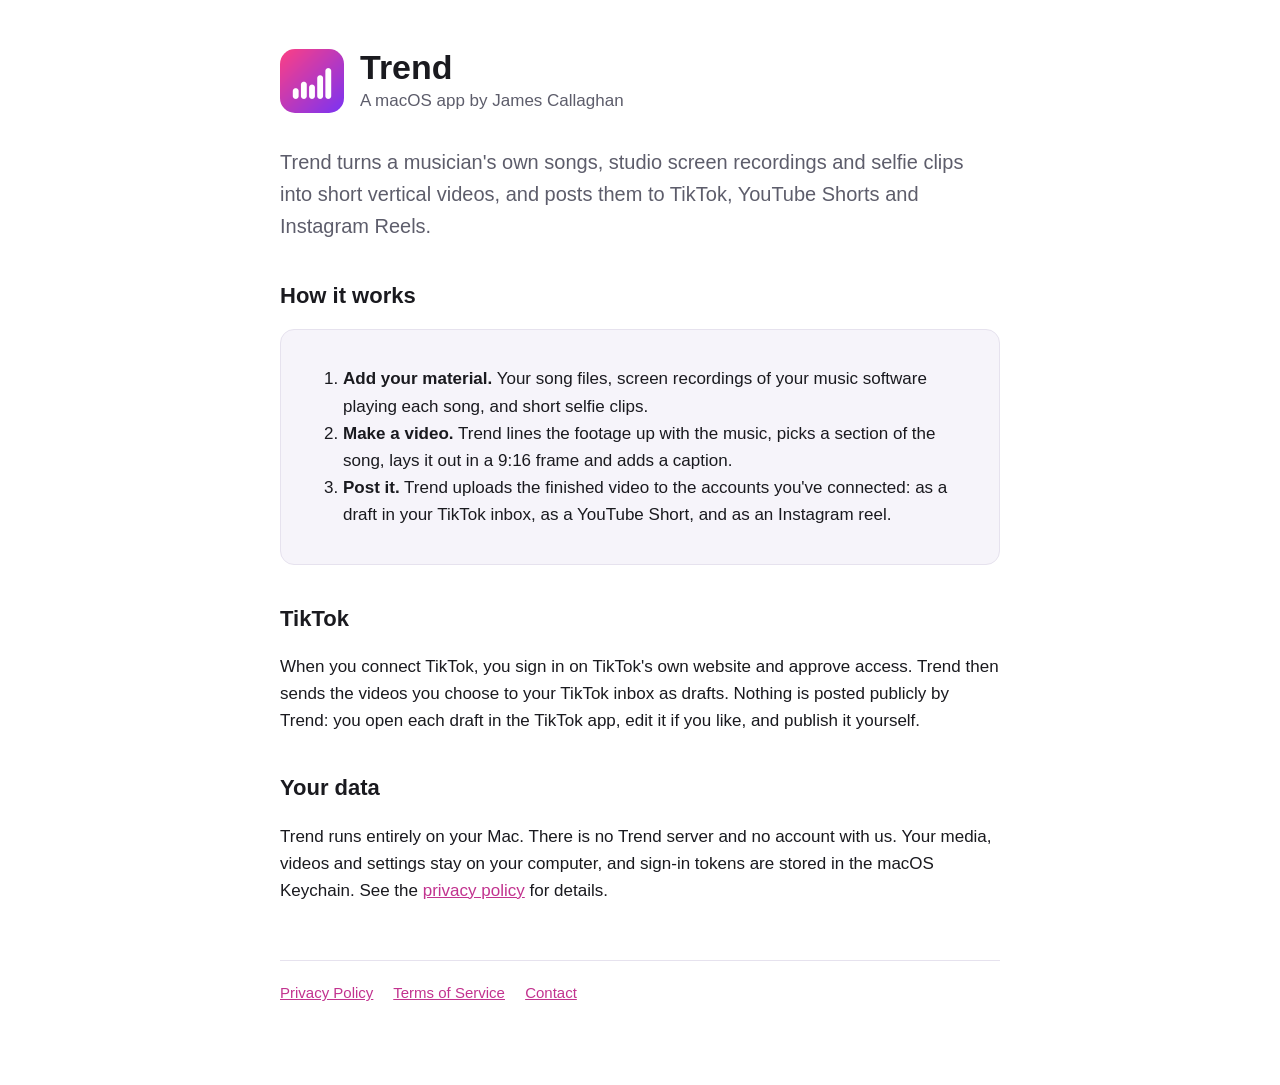
<file: index.html>
<!doctype html>
<html lang="en">
<head>
  <meta charset="utf-8">
  <meta name="viewport" content="width=device-width, initial-scale=1">
  <title>Trend</title>
  <meta name="description" content="Trend is a macOS app that turns your music into short vertical videos and posts them to TikTok, YouTube Shorts and Instagram Reels.">
  <link rel="icon" href="icon.png">
  <link rel="stylesheet" href="style.css">
</head>
<body>
<main>
  <header>
    <img src="icon.png" alt="Trend app icon">
    <div>
      <h1>Trend</h1>
      <div class="muted">A macOS app by James Callaghan</div>
    </div>
  </header>

  <p class="lede">Trend turns a musician's own songs, studio screen recordings and selfie clips into short vertical videos, and posts them to TikTok, YouTube Shorts and Instagram Reels.</p>

  <h2>How it works</h2>
  <div class="card">
    <ol>
      <li><strong>Add your material.</strong> Your song files, screen recordings of your music software playing each song, and short selfie clips.</li>
      <li><strong>Make a video.</strong> Trend lines the footage up with the music, picks a section of the song, lays it out in a 9:16 frame and adds a caption.</li>
      <li><strong>Post it.</strong> Trend uploads the finished video to the accounts you've connected: as a draft in your TikTok inbox, as a YouTube Short, and as an Instagram reel.</li>
    </ol>
  </div>

  <h2>TikTok</h2>
  <p>When you connect TikTok, you sign in on TikTok's own website and approve access. Trend then sends the videos you choose to your TikTok inbox as drafts. Nothing is posted publicly by Trend: you open each draft in the TikTok app, edit it if you like, and publish it yourself.</p>

  <h2>Your data</h2>
  <p>Trend runs entirely on your Mac. There is no Trend server and no account with us. Your media, videos and settings stay on your computer, and sign-in tokens are stored in the macOS Keychain. See the <a href="privacy.html">privacy policy</a> for details.</p>

  <footer>
    <a href="privacy.html">Privacy Policy</a>
    <a href="terms.html">Terms of Service</a>
    <a href="https://github.com/callaghanjames/trend-app/issues">Contact</a>
  </footer>
</main>
</body>
</html>
</file>
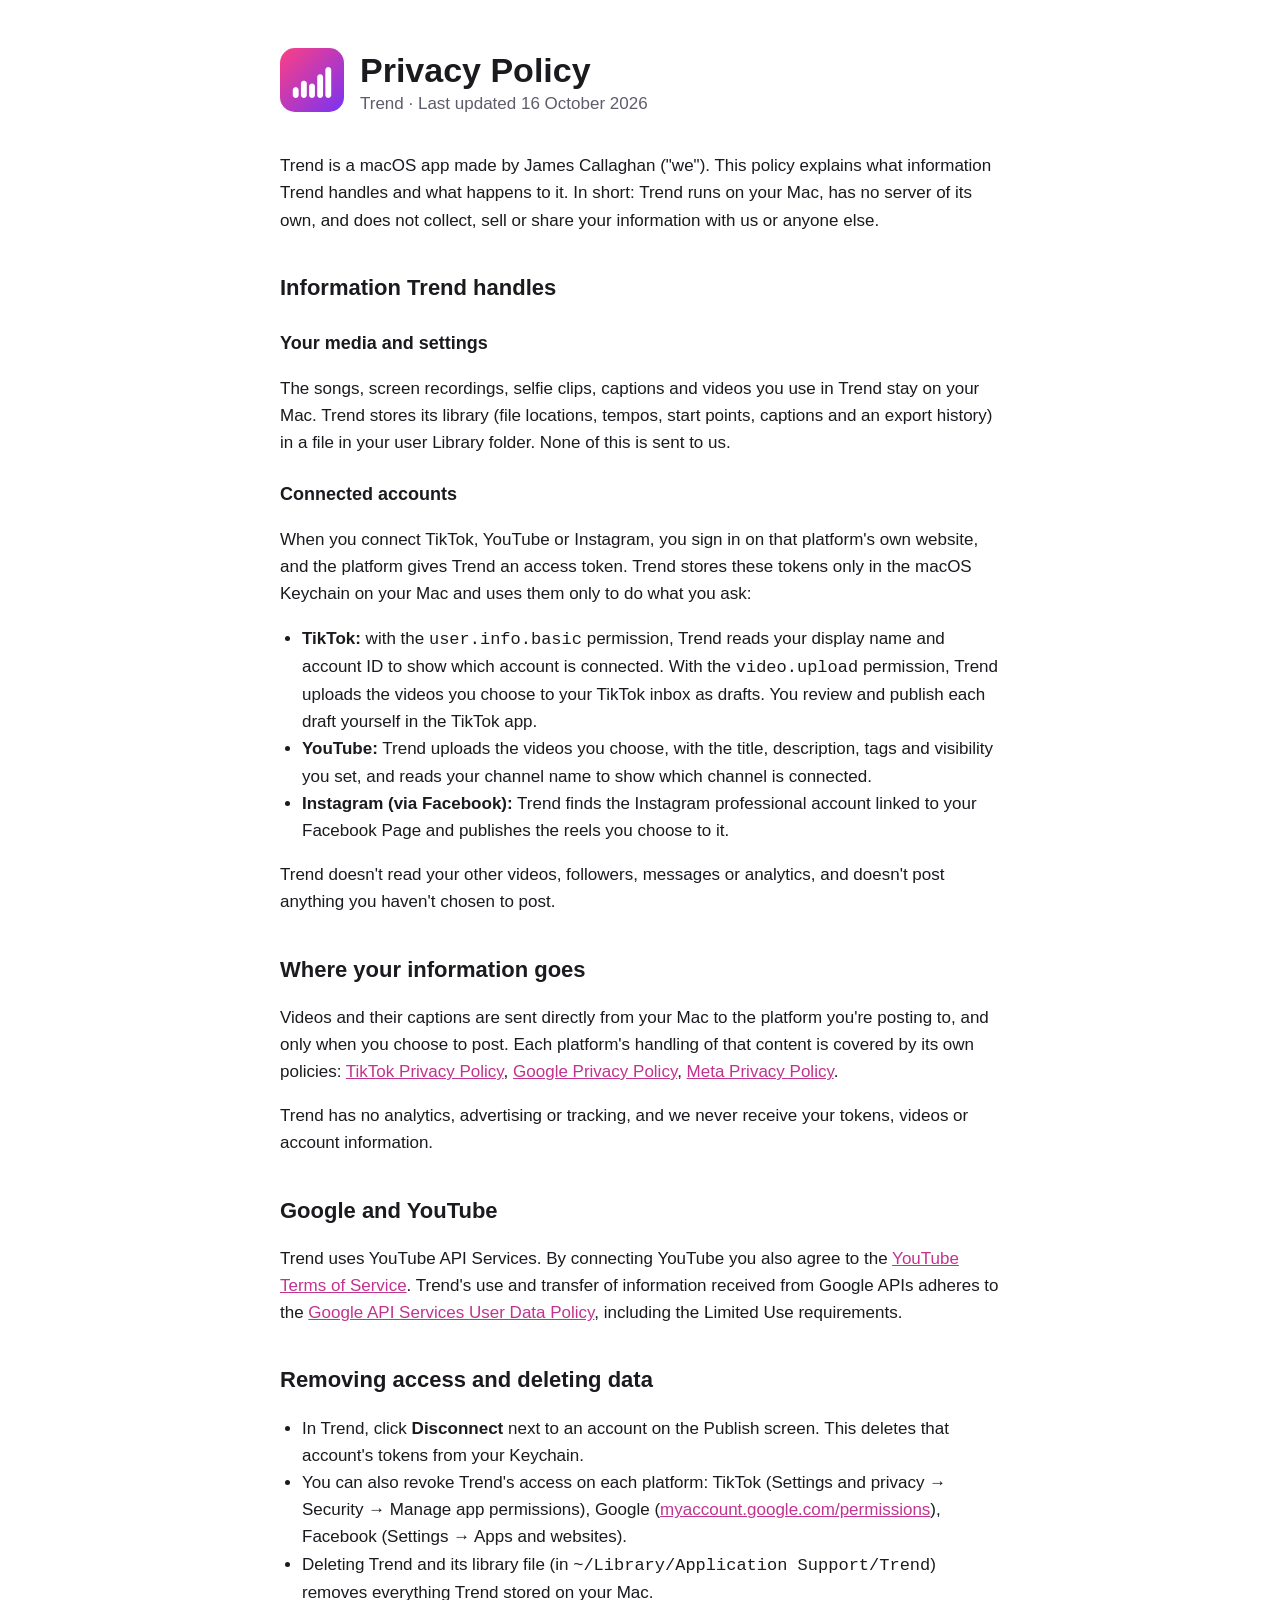
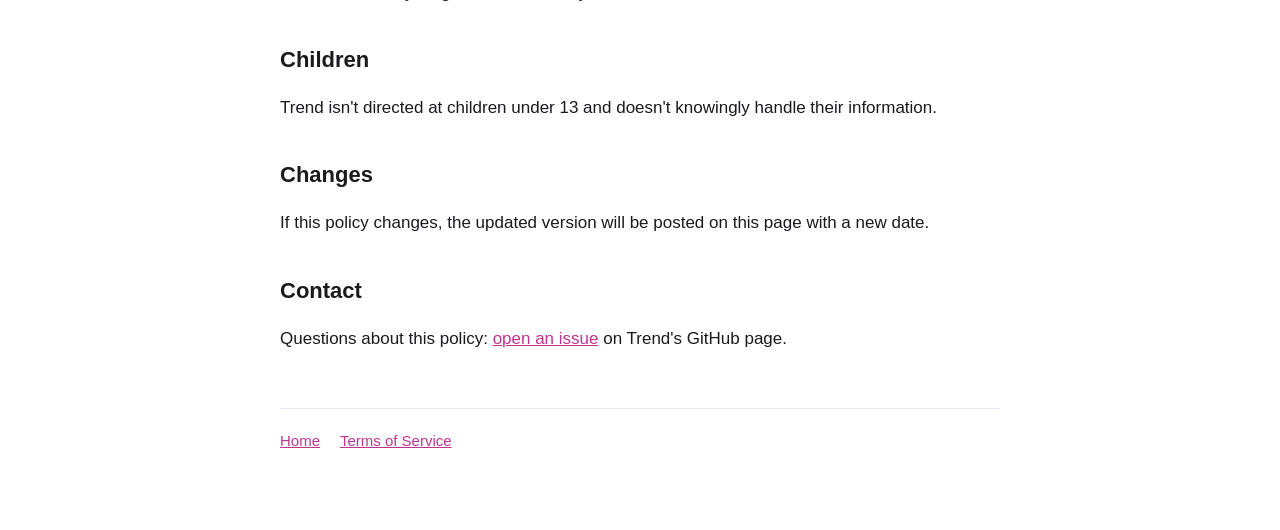
<file: privacy.html>
<!doctype html>
<html lang="en">
<head>
  <meta charset="utf-8">
  <meta name="viewport" content="width=device-width, initial-scale=1">
  <title>Trend Privacy Policy</title>
  <link rel="icon" href="icon.png">
  <link rel="stylesheet" href="style.css">
</head>
<body>
<main>
  <header>
    <a href="index.html"><img src="icon.png" alt="Trend app icon"></a>
    <div>
      <h1>Privacy Policy</h1>
      <div class="muted">Trend · Last updated 16 October 2026</div>
    </div>
  </header>

  <p>Trend is a macOS app made by James Callaghan ("we"). This policy explains what information Trend handles and what happens to it. In short: Trend runs on your Mac, has no server of its own, and does not collect, sell or share your information with us or anyone else.</p>

  <h2>Information Trend handles</h2>
  <h3>Your media and settings</h3>
  <p>The songs, screen recordings, selfie clips, captions and videos you use in Trend stay on your Mac. Trend stores its library (file locations, tempos, start points, captions and an export history) in a file in your user Library folder. None of this is sent to us.</p>

  <h3>Connected accounts</h3>
  <p>When you connect TikTok, YouTube or Instagram, you sign in on that platform's own website, and the platform gives Trend an access token. Trend stores these tokens only in the macOS Keychain on your Mac and uses them only to do what you ask:</p>
  <ul>
    <li><strong>TikTok:</strong> with the <code>user.info.basic</code> permission, Trend reads your display name and account ID to show which account is connected. With the <code>video.upload</code> permission, Trend uploads the videos you choose to your TikTok inbox as drafts. You review and publish each draft yourself in the TikTok app.</li>
    <li><strong>YouTube:</strong> Trend uploads the videos you choose, with the title, description, tags and visibility you set, and reads your channel name to show which channel is connected.</li>
    <li><strong>Instagram (via Facebook):</strong> Trend finds the Instagram professional account linked to your Facebook Page and publishes the reels you choose to it.</li>
  </ul>
  <p>Trend doesn't read your other videos, followers, messages or analytics, and doesn't post anything you haven't chosen to post.</p>

  <h2>Where your information goes</h2>
  <p>Videos and their captions are sent directly from your Mac to the platform you're posting to, and only when you choose to post. Each platform's handling of that content is covered by its own policies: <a href="https://www.tiktok.com/legal/privacy-policy">TikTok Privacy Policy</a>, <a href="https://policies.google.com/privacy">Google Privacy Policy</a>, <a href="https://www.facebook.com/privacy/policy/">Meta Privacy Policy</a>.</p>
  <p>Trend has no analytics, advertising or tracking, and we never receive your tokens, videos or account information.</p>

  <h2>Google and YouTube</h2>
  <p>Trend uses YouTube API Services. By connecting YouTube you also agree to the <a href="https://www.youtube.com/t/terms">YouTube Terms of Service</a>. Trend's use and transfer of information received from Google APIs adheres to the <a href="https://developers.google.com/terms/api-services-user-data-policy">Google API Services User Data Policy</a>, including the Limited Use requirements.</p>

  <h2>Removing access and deleting data</h2>
  <ul>
    <li>In Trend, click <strong>Disconnect</strong> next to an account on the Publish screen. This deletes that account's tokens from your Keychain.</li>
    <li>You can also revoke Trend's access on each platform: TikTok (Settings and privacy → Security → Manage app permissions), Google (<a href="https://myaccount.google.com/permissions">myaccount.google.com/permissions</a>), Facebook (Settings → Apps and websites).</li>
    <li>Deleting Trend and its library file (in <code>~/Library/Application Support/Trend</code>) removes everything Trend stored on your Mac.</li>
  </ul>

  <h2>Children</h2>
  <p>Trend isn't directed at children under 13 and doesn't knowingly handle their information.</p>

  <h2>Changes</h2>
  <p>If this policy changes, the updated version will be posted on this page with a new date.</p>

  <h2>Contact</h2>
  <p>Questions about this policy: <a href="https://github.com/callaghanjames/trend-app/issues">open an issue</a> on Trend's GitHub page.</p>

  <footer>
    <a href="index.html">Home</a>
    <a href="terms.html">Terms of Service</a>
  </footer>
</main>
</body>
</html>
</file>
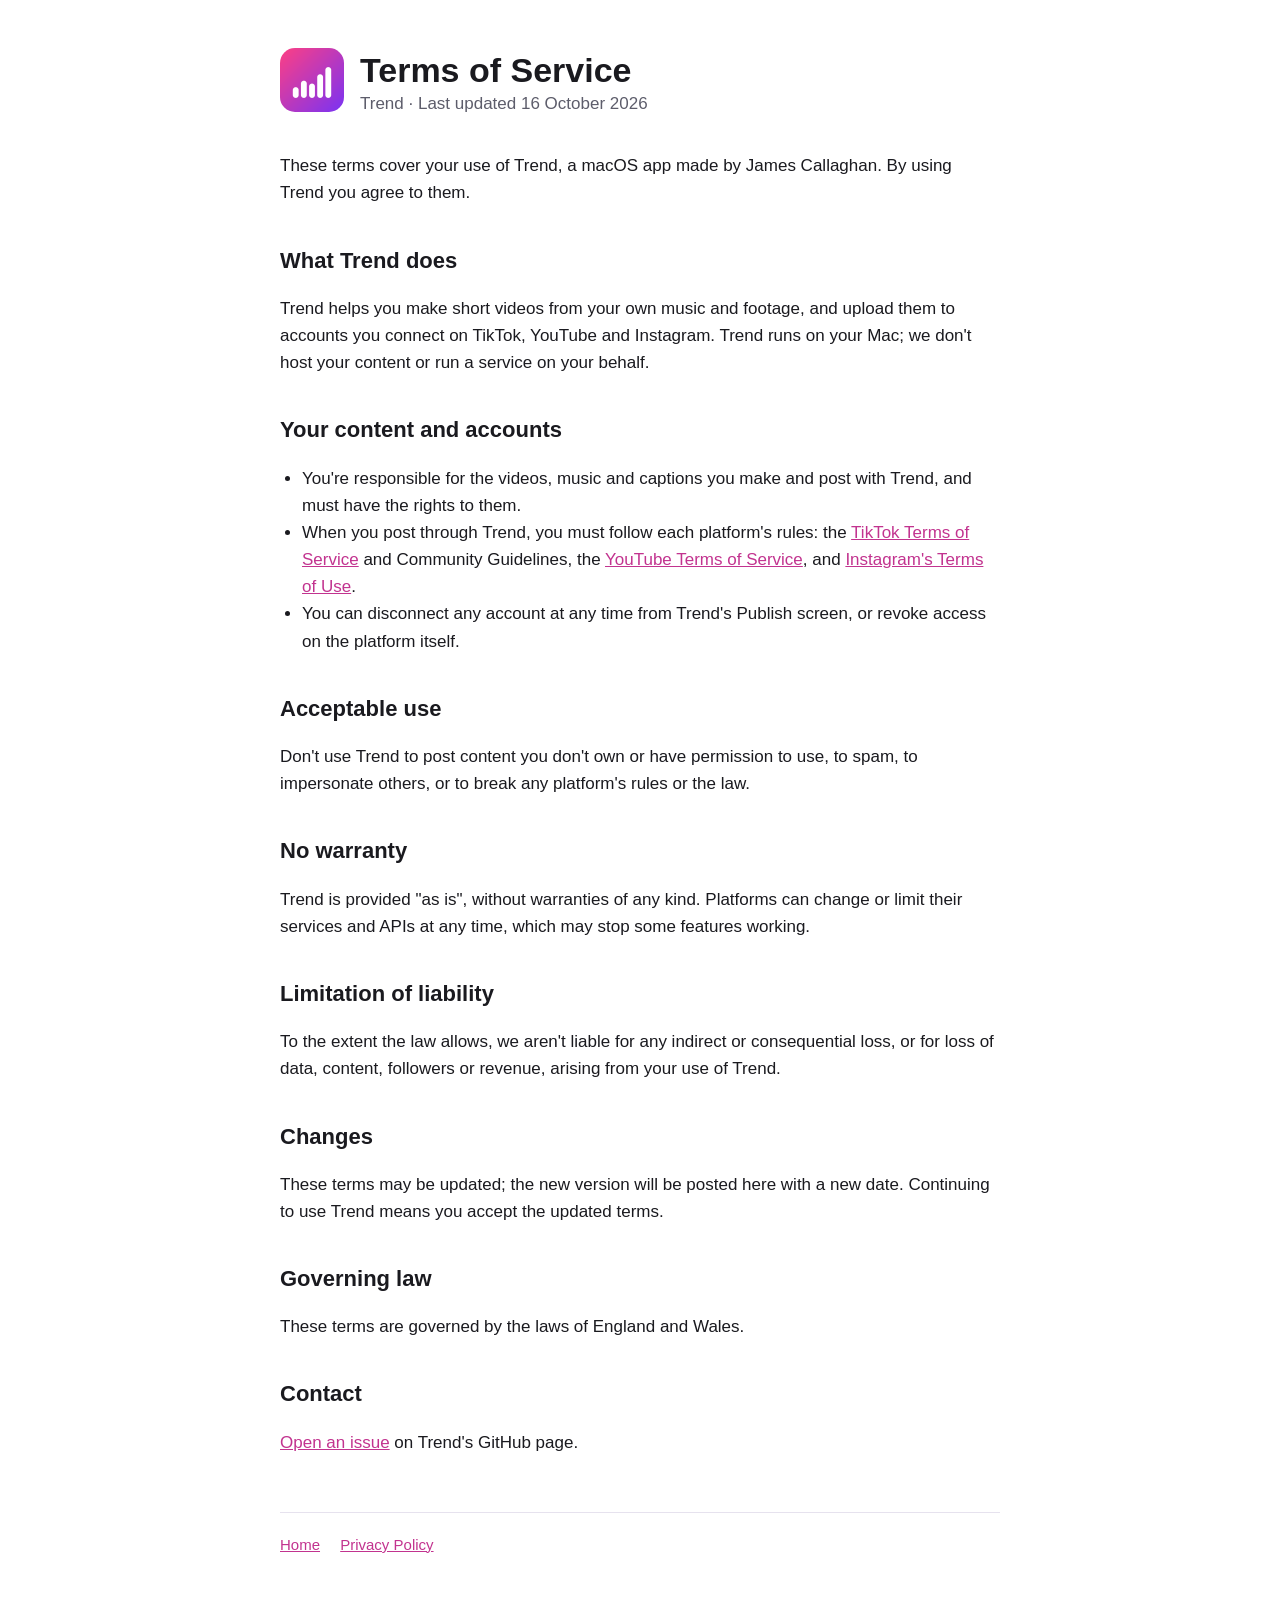
<file: terms.html>
<!doctype html>
<html lang="en">
<head>
  <meta charset="utf-8">
  <meta name="viewport" content="width=device-width, initial-scale=1">
  <title>Trend Terms of Service</title>
  <link rel="icon" href="icon.png">
  <link rel="stylesheet" href="style.css">
</head>
<body>
<main>
  <header>
    <a href="index.html"><img src="icon.png" alt="Trend app icon"></a>
    <div>
      <h1>Terms of Service</h1>
      <div class="muted">Trend · Last updated 16 October 2026</div>
    </div>
  </header>

  <p>These terms cover your use of Trend, a macOS app made by James Callaghan. By using Trend you agree to them.</p>

  <h2>What Trend does</h2>
  <p>Trend helps you make short videos from your own music and footage, and upload them to accounts you connect on TikTok, YouTube and Instagram. Trend runs on your Mac; we don't host your content or run a service on your behalf.</p>

  <h2>Your content and accounts</h2>
  <ul>
    <li>You're responsible for the videos, music and captions you make and post with Trend, and must have the rights to them.</li>
    <li>When you post through Trend, you must follow each platform's rules: the <a href="https://www.tiktok.com/legal/terms-of-service">TikTok Terms of Service</a> and Community Guidelines, the <a href="https://www.youtube.com/t/terms">YouTube Terms of Service</a>, and <a href="https://help.instagram.com/581066165581870">Instagram's Terms of Use</a>.</li>
    <li>You can disconnect any account at any time from Trend's Publish screen, or revoke access on the platform itself.</li>
  </ul>

  <h2>Acceptable use</h2>
  <p>Don't use Trend to post content you don't own or have permission to use, to spam, to impersonate others, or to break any platform's rules or the law.</p>

  <h2>No warranty</h2>
  <p>Trend is provided "as is", without warranties of any kind. Platforms can change or limit their services and APIs at any time, which may stop some features working.</p>

  <h2>Limitation of liability</h2>
  <p>To the extent the law allows, we aren't liable for any indirect or consequential loss, or for loss of data, content, followers or revenue, arising from your use of Trend.</p>

  <h2>Changes</h2>
  <p>These terms may be updated; the new version will be posted here with a new date. Continuing to use Trend means you accept the updated terms.</p>

  <h2>Governing law</h2>
  <p>These terms are governed by the laws of England and Wales.</p>

  <h2>Contact</h2>
  <p><a href="https://github.com/callaghanjames/trend-app/issues">Open an issue</a> on Trend's GitHub page.</p>

  <footer>
    <a href="index.html">Home</a>
    <a href="privacy.html">Privacy Policy</a>
  </footer>
</main>
</body>
</html>
</file>
<file: style.css>
:root {
  --bg: #ffffff;
  --text: #1a1a1f;
  --muted: #5d5d6b;
  --accent: #c2338f;
  --card: #f6f4fa;
  --line: #e6e2ee;
}
@media (prefers-color-scheme: dark) {
  :root {
    --bg: #111116;
    --text: #f1f0f5;
    --muted: #a3a2b2;
    --accent: #ff6fb5;
    --card: #1c1b24;
    --line: #2c2a36;
  }
}
* { box-sizing: border-box; }
body {
  margin: 0;
  background: var(--bg);
  color: var(--text);
  font: 17px/1.6 -apple-system, BlinkMacSystemFont, "Segoe UI", Roboto, Helvetica, Arial, sans-serif;
}
main { max-width: 760px; margin: 0 auto; padding: 48px 20px 80px; }
header { display: flex; align-items: center; gap: 16px; margin-bottom: 32px; }
header img { width: 64px; height: 64px; border-radius: 15px; }
header a { color: inherit; text-decoration: none; }
h1 { font-size: 34px; line-height: 1.15; margin: 0; }
h2 { font-size: 22px; margin: 36px 0 8px; }
h3 { font-size: 18px; margin: 24px 0 4px; }
p, li { color: var(--text); }
.muted { color: var(--muted); }
.lede { font-size: 20px; color: var(--muted); margin-top: 4px; }
a { color: var(--accent); }
.card { background: var(--card); border: 1px solid var(--line); border-radius: 14px; padding: 18px 22px; margin: 16px 0; }
ul { padding-left: 22px; }
footer { margin-top: 56px; padding-top: 20px; border-top: 1px solid var(--line); color: var(--muted); font-size: 15px; }
footer a { margin-right: 16px; }
</file>
